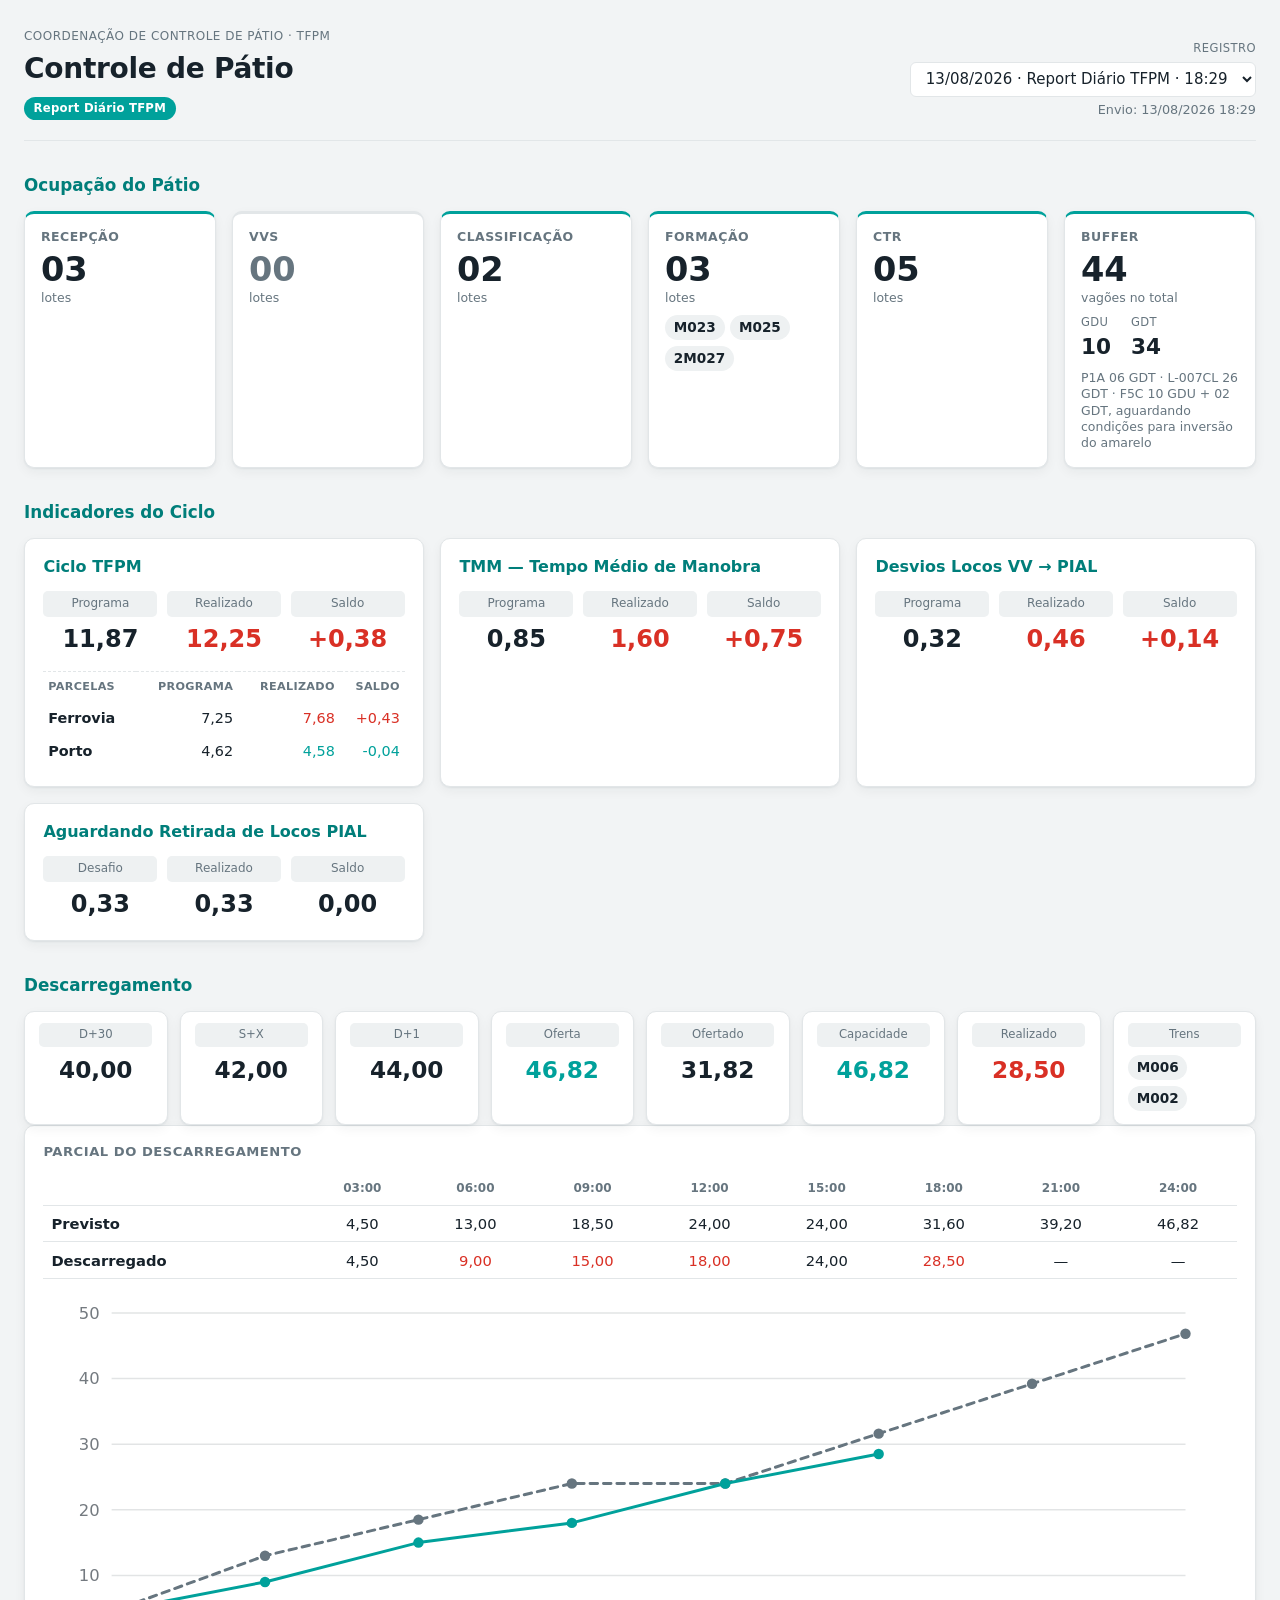
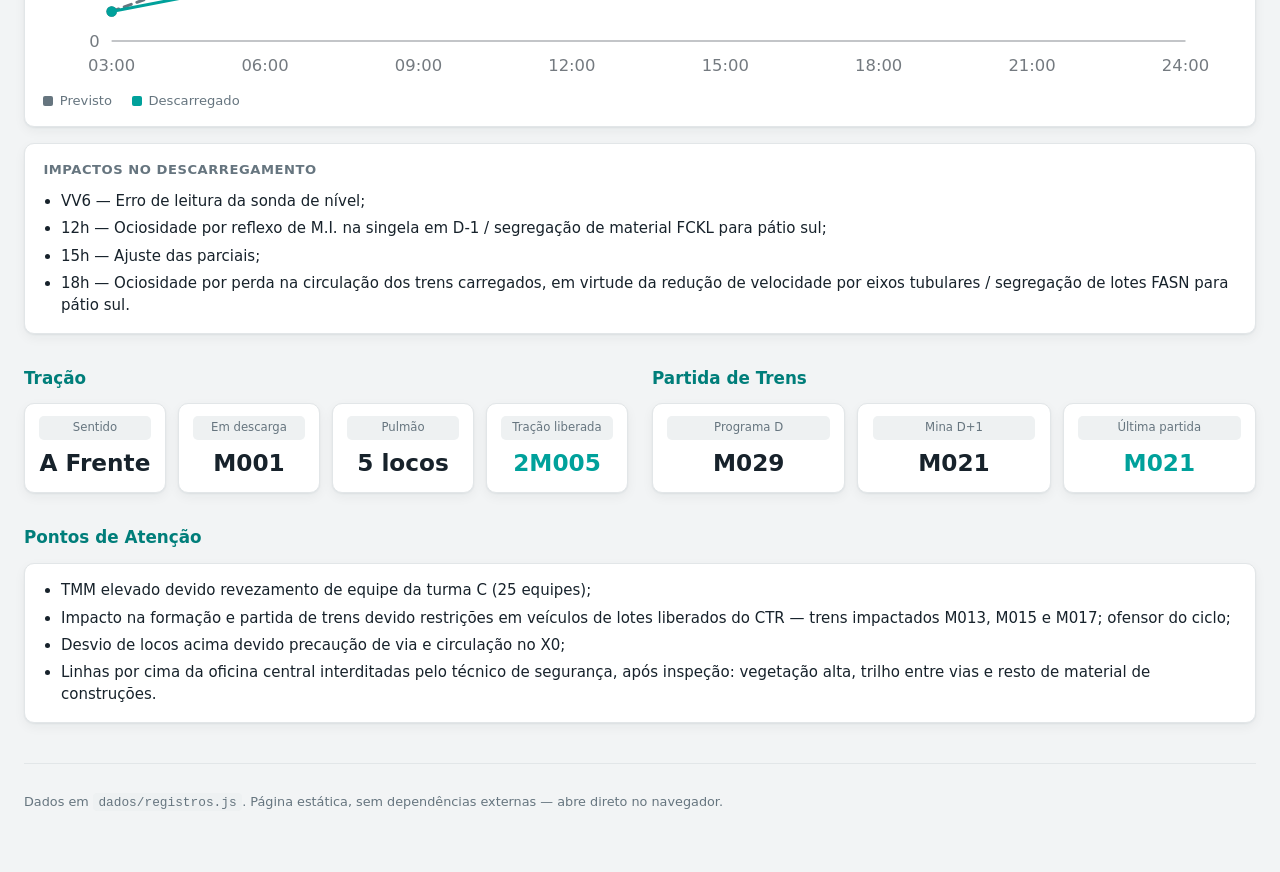
<file: index.html>
<!doctype html>
<html lang="pt-BR">
  <head>
    <meta charset="utf-8" />
    <meta name="viewport" content="width=device-width, initial-scale=1" />
    <title>Controle de Pátio — TFPM</title>
    <link rel="stylesheet" href="assets/estilo.css" />
  </head>
  <body>
    <header class="topo">
      <div class="topo-titulo">
        <p class="migalha">Coordenação de Controle de Pátio · TFPM</p>
        <h1>Controle de Pátio</h1>
        <p class="selo" id="tipo"></p>
      </div>
      <div class="topo-controles">
        <label for="seletor-data">Registro</label>
        <select id="seletor-data"></select>
        <p class="envio" id="envio"></p>
      </div>
    </header>

    <main id="conteudo">
      <section class="bloco" id="sec-patio" aria-labelledby="t-patio">
        <h2 id="t-patio">Ocupação do Pátio</h2>
        <div class="grade-patio" id="patio"></div>
      </section>

      <section class="bloco" id="sec-indicadores" aria-labelledby="t-indicadores">
        <h2 id="t-indicadores">Indicadores do Ciclo</h2>
        <div class="grade-indicadores" id="indicadores"></div>
      </section>

      <section class="bloco" id="sec-descarga" aria-labelledby="t-descarga">
        <h2 id="t-descarga">Descarregamento</h2>
        <div class="grade-numeros" id="descarga-resumo"></div>
        <div class="cartao" id="card-parcial">
          <h3>Parcial do descarregamento</h3>
          <div class="rolagem">
            <table id="descarga-parcial"></table>
          </div>
          <div id="descarga-grafico" class="grafico"></div>
        </div>
        <div class="cartao" id="descarga-impactos"></div>
      </section>

      <section class="bloco duas-colunas" id="sec-tracao" aria-labelledby="t-tracao">
        <div id="bloco-tracao">
          <h2 id="t-tracao">Tração</h2>
          <div class="grade-numeros" id="tracao"></div>
        </div>
        <div id="bloco-partidas">
          <h2>Partida de Trens</h2>
          <div class="grade-numeros" id="partidas"></div>
        </div>
      </section>

      <section class="bloco" id="sec-atencao" aria-labelledby="t-atencao">
        <h2 id="t-atencao">Pontos de Atenção</h2>
        <div class="cartao" id="atencao"></div>
      </section>
    </main>

    <footer class="rodape">
      <p>
        Dados em <code>dados/registros.js</code>. Página estática, sem
        dependências externas — abre direto no navegador.
      </p>
    </footer>

    <script src="dados/registros.js"></script>
    <script src="assets/app.js"></script>
  </body>
</html>
</file>
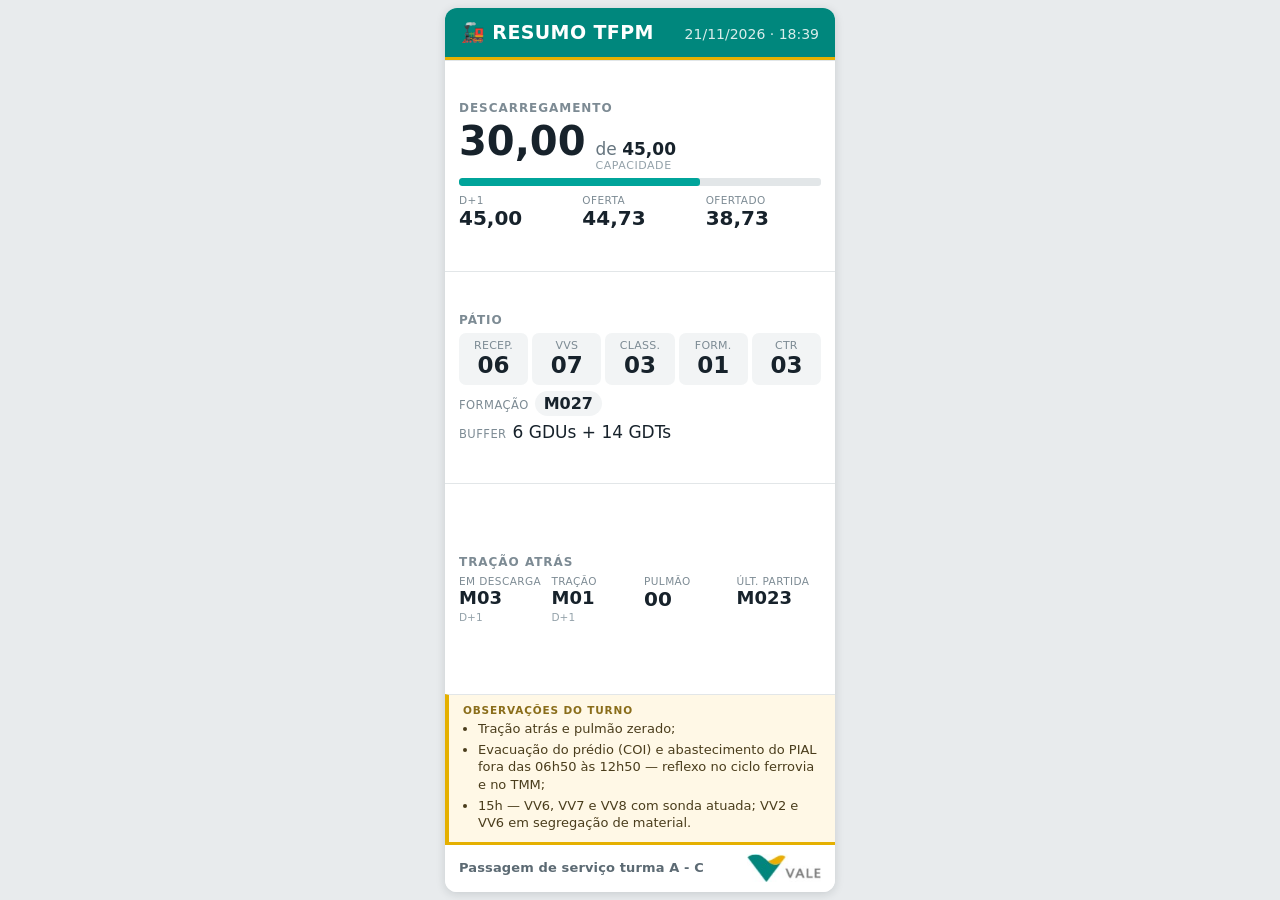
<file: cartao-turno.html>
<!doctype html>
<html lang="pt-BR">
  <head>
    <meta charset="utf-8" />
    <meta name="viewport" content="width=device-width, initial-scale=1" />
    <title>Resumo TFPM — cartão do turno</title>
    <style>
      /* Cartão do turno: cabe inteiro numa tela de celular, sem rolar.
         Abrir no celular, tirar o print e mandar no grupo.

         Cores tiradas do logo no report: teal #00877D, amarelo #E5B000 e
         o cinza #878787 do lettering. */

      :root {
        --vale-teal: #00877d;
        --vale-teal-claro: #00a49a;
        --vale-amarelo: #e5b000;
        --vale-cinza: #878787;
      }

      * { box-sizing: border-box; margin: 0; padding: 0; }

      /* precisa do !important: as linhas do pátio são flex, e o display do
         autor vence o "display: none" que o atributo hidden aplica */
      [hidden] { display: none !important; }

      body {
        display: flex;
        justify-content: center;
        background: #e8ebed;
        color: #17222b;
        font-family: "Segoe UI", system-ui, -apple-system, Roboto, Arial, sans-serif;
        padding: 8px;
        /* tema fixo: o print sai igual em qualquer celular, claro ou escuro */
        color-scheme: light;
      }

      /* O cartão ocupa a tela toda para o print não sair com sobra vazia.
         dvh acompanha a barra do navegador do celular, que aparece e some. */
      .cartao {
        display: flex;
        flex-direction: column;
        width: 100%;
        max-width: 390px;
        min-height: calc(100vh - 16px);
        min-height: calc(100dvh - 16px);
        background: #fff;
        border-radius: 12px;
        overflow: hidden;
        box-shadow: 0 2px 10px rgba(23, 34, 43, 0.15);
      }

      /* ---- cabeçalho ---- */

      .cabecalho {
        display: flex;
        align-items: baseline;
        justify-content: space-between;
        gap: 8px;
        padding: 13px 16px;
        background: var(--vale-teal);
        border-bottom: 3px solid var(--vale-amarelo);
        color: #fff;
      }

      /* acompanha a largura: em tela pequena encolhe em vez de quebrar linha */
      .cabecalho h1 {
        font-size: clamp(15px, 4.5vw, 19px);
        letter-spacing: 0.02em;
        white-space: nowrap;
      }

      .cabecalho .quando {
        font-size: clamp(11px, 3.3vw, 14px);
        opacity: 0.85;
        white-space: nowrap;
        font-variant-numeric: tabular-nums;
      }

      /* ---- faixas ---- */

      /* as três faixas dividem a altura que sobra, em partes iguais */
      .faixa {
        flex: 1;
        display: flex;
        flex-direction: column;
        justify-content: center;
        padding: 12px 14px;
        border-top: 1px solid #e2e6e8;
      }
      .faixa:first-of-type { border-top: none; }

      .faixa h2 {
        font-size: 12px;
        font-weight: 700;
        letter-spacing: 0.08em;
        text-transform: uppercase;
        color: #7d8b94;
        margin-bottom: 9px;
      }

      /* ---- destaque do realizado ---- */

      .destaque {
        display: flex;
        align-items: baseline;
        gap: 10px;
        margin-bottom: 8px;
      }

      .destaque .valor {
        font-size: 50px;
        font-weight: 700;
        line-height: 1;
        font-variant-numeric: tabular-nums;
        color: #17222b;
      }

      .destaque .de {
        display: flex;
        flex-direction: column;
        font-size: 17px;
        color: #66757f;
        font-variant-numeric: tabular-nums;
        white-space: nowrap;
      }

      .destaque .de b { color: #17222b; font-weight: 600; }

      .destaque .de small {
        font-size: 11px;
        letter-spacing: 0.05em;
        text-transform: uppercase;
        color: #94a2aa;
      }

      /* barra de aderência à capacidade */
      .barra {
        height: 8px;
        background: #e2e6e8;
        border-radius: 3px;
        overflow: hidden;
        margin-bottom: 8px;
      }
      .barra i { display: block; height: 100%; background: var(--vale-teal-claro); border-radius: 3px; }

      /* ---- grades de valores ---- */

      .grade {
        display: grid;
        grid-template-columns: repeat(4, 1fr);
        gap: 10px 8px;
      }

      .grade.tres { grid-template-columns: repeat(3, 1fr); }

      .item .r {
        display: block;
        font-size: 10.5px;
        letter-spacing: 0.04em;
        text-transform: uppercase;
        color: #7d8b94;
        white-space: nowrap;
      }

      .item .v {
        display: block;
        font-size: 23px;
        font-weight: 700;
        line-height: 1.25;
        font-variant-numeric: tabular-nums;
      }

      .item .v.texto { font-size: 20px; }

      /* qualificador do valor — o "D+1" do loco em descarga e da tração */
      .item small {
        display: block;
        margin-top: 1px;
        font-size: 10.5px;
        line-height: 1.2;
        color: #94a2aa;
      }

      /* ---- pátio ---- */

      .patio {
        display: grid;
        grid-template-columns: repeat(5, 1fr);
        gap: 4px;
        text-align: center;
      }

      .patio .cel {
        padding: 9px 2px;
        background: #f2f4f5;
        border-radius: 7px;
      }

      .patio .cel.zero { opacity: 0.55; }

      .patio .r {
        display: block;
        font-size: 11px;
        letter-spacing: 0.02em;
        text-transform: uppercase;
        color: #7d8b94;
      }

      .patio .v {
        display: block;
        font-size: 27px;
        font-weight: 700;
        line-height: 1.2;
        font-variant-numeric: tabular-nums;
      }

      .linha {
        display: flex;
        flex-wrap: wrap;
        align-items: baseline;
        gap: 6px;
        margin-top: 10px;
        font-size: 17px;
      }

      .linha small {
        font-size: 12.5px;
        color: #7d8b94;
      }

      .linha .r {
        font-size: 11.5px;
        letter-spacing: 0.04em;
        text-transform: uppercase;
        color: #7d8b94;
      }

      .pilulas { display: flex; flex-wrap: wrap; gap: 4px; }

      .pilulas b {
        padding: 3px 9px;
        background: #f2f4f5;
        border-radius: 999px;
        font-size: 16px;
        font-weight: 700;
        font-variant-numeric: tabular-nums;
      }

      .buffer b { font-weight: 700; font-variant-numeric: tabular-nums; }

      /* Com observação o cartão fica apertado: a faixa toma altura fixa e o
         resto tem que caber no que sobra. Estes ajustes recuperam o espaço
         sem mudar o cartão do turno tranquilo, que é o caso comum. */
      .tem-obs .faixa { padding-top: 8px; padding-bottom: 8px; }
      .tem-obs .faixa h2 { margin-bottom: 6px; }
      .tem-obs .destaque .valor { font-size: 40px; }
      .tem-obs .destaque { margin-bottom: 6px; }
      .tem-obs .patio .v { font-size: 23px; }
      .tem-obs .patio .cel { padding: 6px 2px; }
      .tem-obs .item .v { font-size: 20px; }
      .tem-obs .item .v.texto { font-size: 18px; }
      .tem-obs .grade { gap: 7px 8px; }
      .tem-obs .linha { margin-top: 6px; }
      /* a nota do buffer quebra em duas linhas quando vem por localização */
      .tem-obs .linha small { font-size: 11.5px; line-height: 1.25; }

      /* Segunda régua de compressão. O conteúdo do turno varia — mais
         observações, notas de buffer e formação quebrando em duas linhas — e
         a primeira régua nem sempre dá conta. Aplicada por medição, só quando
         precisa, para o turno comum não pagar por um caso raro. */
      .aperta-mais .faixa { padding-top: 6px; padding-bottom: 6px; }
      .aperta-mais .faixa h2 { margin-bottom: 4px; font-size: 11px; }
      .aperta-mais .destaque .valor { font-size: 34px; }
      .aperta-mais .destaque .de { font-size: 15px; }
      .aperta-mais .patio .v { font-size: 21px; }
      .aperta-mais .patio .cel { padding: 5px 2px; }
      .aperta-mais .item .v { font-size: 18px; }
      .aperta-mais .item .v.texto { font-size: 16px; }
      .aperta-mais .item small { font-size: 10px; }
      .aperta-mais .linha { margin-top: 5px; font-size: 15px; }
      .aperta-mais .linha small { font-size: 11px; }
      .aperta-mais .pilulas b { font-size: 14px; padding: 2px 7px; }
      .aperta-mais .obs { padding: 7px 14px 8px; }
      .aperta-mais .obs ul { font-size: 12px; }

      /* Só aparece quando o turno teve complicação. Fica fora do fluxo das
         faixas (sem flex: 1) para tomar a altura que precisa e comprimir o
         resto, que é o que tem folga. */
      .obs {
        flex: none;
        padding: 9px 14px 10px;
        border-top: 1px solid #e2e6e8;
        border-left: 4px solid var(--vale-amarelo);
        background: #fff8e6;
      }

      .obs h3 {
        font-size: 10.5px;
        font-weight: 700;
        letter-spacing: 0.08em;
        text-transform: uppercase;
        color: #8a6d1a;
        margin-bottom: 4px;
      }

      .obs ul {
        margin: 0;
        padding-left: 15px;
        font-size: 13px;
        line-height: 1.35;
        color: #4a3d1c;
      }

      .obs li + li { margin-top: 3px; }

      /* identifica a passagem, então pesa mais que uma assinatura de rodapé */
      .rodape {
        display: flex;
        align-items: center;
        justify-content: space-between;
        gap: 10px;
        padding: 9px 14px 10px;
        border-top: 3px solid var(--vale-amarelo);
        background: #fff;
        font-size: 13px;
        font-weight: 600;
        letter-spacing: 0.01em;
        color: #5c6a73;
      }

      /* o fundo branco do rodapé é o mesmo do PNG, então o logo assenta
         sem moldura aparente */
      .rodape img {
        width: 74px;
        height: auto;
        flex: none;
      }
    </style>
  </head>
  <body>
    <div class="cartao">
      <div class="cabecalho">
        <h1>🚂 RESUMO TFPM</h1>
        <span class="quando" id="quando"></span>
      </div>

      <div class="faixa">
        <h2>Descarregamento</h2>
        <div class="destaque">
          <span class="valor" id="realizado"></span>
          <span class="de"
            ><span>de <b id="capacidade"></b></span><small>capacidade</small></span
          >
        </div>
        <div class="barra"><i id="barra"></i></div>
        <div class="grade tres">
          <span class="item"><span class="r">D+1</span><span class="v" id="d1"></span></span>
          <span class="item"><span class="r">Oferta</span><span class="v" id="oferta"></span></span>
          <span class="item"><span class="r">Ofertado</span><span class="v" id="ofertado"></span></span>
        </div>
      </div>

      <div class="faixa">
        <h2>Pátio</h2>
        <div class="patio" id="patio"></div>
        <div class="linha" id="linha-vvs" hidden>
          <span class="r">VVs</span>
          <small id="vvs-nota"></small>
        </div>
        <div class="linha" id="linha-ctr" hidden>
          <span class="r">CTR</span>
          <small id="ctr-nota"></small>
        </div>
        <div class="linha" id="linha-recepcao" hidden>
          <span class="r">Recepção</span>
          <small id="recepcao-nota"></small>
        </div>
        <div class="linha" id="linha-formacao">
          <span class="r">Formação</span>
          <span class="pilulas" id="formacao"></span>
          <small id="formacao-nota"></small>
        </div>
        <div class="linha buffer">
          <span class="r">Buffer</span>
          <span id="buffer"></span>
          <small id="buffer-nota"></small>
        </div>
      </div>

      <div class="faixa">
        <h2 id="titulo-tracao">Tração</h2>
        <div class="grade">
          <span class="item"
            ><span class="r">Em descarga</span><span class="v texto" id="emDescarga"></span
            ><small id="emDescarga-nota"></small
          ></span>
          <span class="item"
            ><span class="r">Tração</span><span class="v texto" id="liberado"></span
            ><small id="liberado-nota"></small
          ></span>
          <span class="item"><span class="r">Pulmão</span><span class="v" id="pulmao"></span></span>
          <span class="item"
            ><span class="r">Últ. partida</span><span class="v texto" id="ultima"></span
          ></span>
        </div>
      </div>

      <div class="obs" id="obs" hidden>
        <h3>Observações do turno</h3>
        <ul id="obs-lista"></ul>
      </div>

      <div class="rodape">
        <span id="rodape"></span>
        <img src="[data-uri]" alt="Vale" />
      </div>
    </div>

    <script>
      /* =======================================================
         DADOS DO TURNO — é só editar daqui até o "fim dos dados"
         ======================================================= */

      var TURNO = {
        data: "21/11/2026",
        hora: "18:39",

        // descarregamento
        d1: 45.0,
        oferta: 44.73,
        ofertado: 38.73,
        capacidade: 45.0,
        realizado: 30.0,

        // pátio
        recepcao: 6,
        vvs: 7,
        classificacao: 3,
        ctr: 3,
        // lotes em formação e o(s) trem(ns) para onde vão
        formacaoLotes: 1,
        formacao: ["M027"],
        gdu: 6,
        gdt: 14,

        // tração
        sentido: "Atrás",
        emDescarga: "M03",
        emDescargaObs: "D+1",
        liberado: "M01",
        liberadoObs: "D+1",
        pulmao: 0,
        ultimaPartida: "M023",

        // complicações do turno; deixe [] quando não houver nada a registrar
        observacoes: [
          "Tração atrás e pulmão zerado;",
          "Evacuação do prédio (COI) e abastecimento do PIAL fora das 06h50 às 12h50 — reflexo no ciclo ferrovia e no TMM;",
          "15h — VV6, VV7 e VV8 com sonda atuada; VV2 e VV6 em segregação de material.",
        ],

        // rodapé: trocar as turmas a cada passagem
        passagem: "Passagem de serviço turma A - C",
      };

      /* ================== fim dos dados ================== */

      function n(v, casas) {
        return Number(v).toLocaleString("pt-BR", {
          minimumFractionDigits: casas === undefined ? 2 : casas,
          maximumFractionDigits: casas === undefined ? 2 : casas,
        });
      }

      function dois(v) {
        return String(v).padStart(2, "0");
      }

      function texto(id, valor) {
        document.getElementById(id).textContent = valor;
      }

      texto("quando", TURNO.data + " · " + TURNO.hora);

      texto("realizado", n(TURNO.realizado));
      texto("capacidade", n(TURNO.capacidade));
      texto("d1", n(TURNO.d1));
      texto("oferta", n(TURNO.oferta));
      texto("ofertado", n(TURNO.ofertado));

      var aderencia = Math.max(0, Math.min(1, TURNO.realizado / TURNO.capacidade));
      document.getElementById("barra").style.width = (aderencia * 100).toFixed(1) + "%";

      var patio = document.getElementById("patio");
      [
        ["Recep.", TURNO.recepcao],
        ["VVs", TURNO.vvs],
        ["Class.", TURNO.classificacao],
        ["Form.", TURNO.formacaoLotes != null ? TURNO.formacaoLotes : TURNO.formacao.length],
        ["CTR", TURNO.ctr],
      ].forEach(function (par) {
        var cel = document.createElement("span");
        cel.className = "cel" + (par[1] === 0 ? " zero" : "");
        cel.innerHTML =
          '<span class="r"></span><span class="v"></span>';
        cel.querySelector(".r").textContent = par[0];
        cel.querySelector(".v").textContent = dois(par[1]);
        patio.appendChild(cel);
      });

      var formacao = document.getElementById("formacao");
      TURNO.formacao.forEach(function (t) {
        var b = document.createElement("b");
        b.textContent = t;
        formacao.appendChild(b);
      });

      if (TURNO.vvsNota) {
        texto("vvs-nota", TURNO.vvsNota);
        document.getElementById("linha-vvs").hidden = false;
      }

      if (TURNO.ctrNota) {
        texto("ctr-nota", TURNO.ctrNota);
        document.getElementById("linha-ctr").hidden = false;
      }

      if (TURNO.recepcaoNota) {
        texto("recepcao-nota", TURNO.recepcaoNota);
        document.getElementById("linha-recepcao").hidden = false;
      }

      if (TURNO.formacaoNota) texto("formacao-nota", TURNO.formacaoNota);
      /* Formação zerada não tem prefixo nenhum; sem isso sobraria o rótulo
       * sozinho, como já aconteceu com a Recepção. */
      if (!TURNO.formacao.length && !TURNO.formacaoNota) {
        document.getElementById("linha-formacao").hidden = true;
      }

      texto("buffer", TURNO.gdu + " GDUs + " + TURNO.gdt + " GDTs");
      if (TURNO.bufferNota) texto("buffer-nota", TURNO.bufferNota);

      texto("titulo-tracao", "Tração " + TURNO.sentido);
      texto("emDescarga", TURNO.emDescarga);
      if (TURNO.emDescargaObs) texto("emDescarga-nota", TURNO.emDescargaObs);
      if (TURNO.liberadoObs) texto("liberado-nota", TURNO.liberadoObs);
      texto("liberado", TURNO.liberado);
      texto("pulmao", dois(TURNO.pulmao));
      texto("ultima", TURNO.ultimaPartida);

      var obs = TURNO.observacoes || [];
      if (obs.length) {
        var lista = document.getElementById("obs-lista");
        obs.forEach(function (o) {
          var li = document.createElement("li");
          li.textContent = o;
          lista.appendChild(li);
        });
        document.getElementById("obs").hidden = false;
        document.querySelector(".cartao").classList.add("tem-obs");
      }

      texto("rodape", TURNO.passagem);

      /* O print só serve se mostrar tudo. Se o conteúdo deste turno ainda
       * estourar a tela depois da primeira compressão, aperta mais um pouco
       * em vez de sair cortado. */
      var raiz = document.documentElement;
      if (raiz.scrollHeight > raiz.clientHeight) {
        document.querySelector(".cartao").classList.add("aperta-mais");
      }
    </script>
  </body>
</html>
</file>
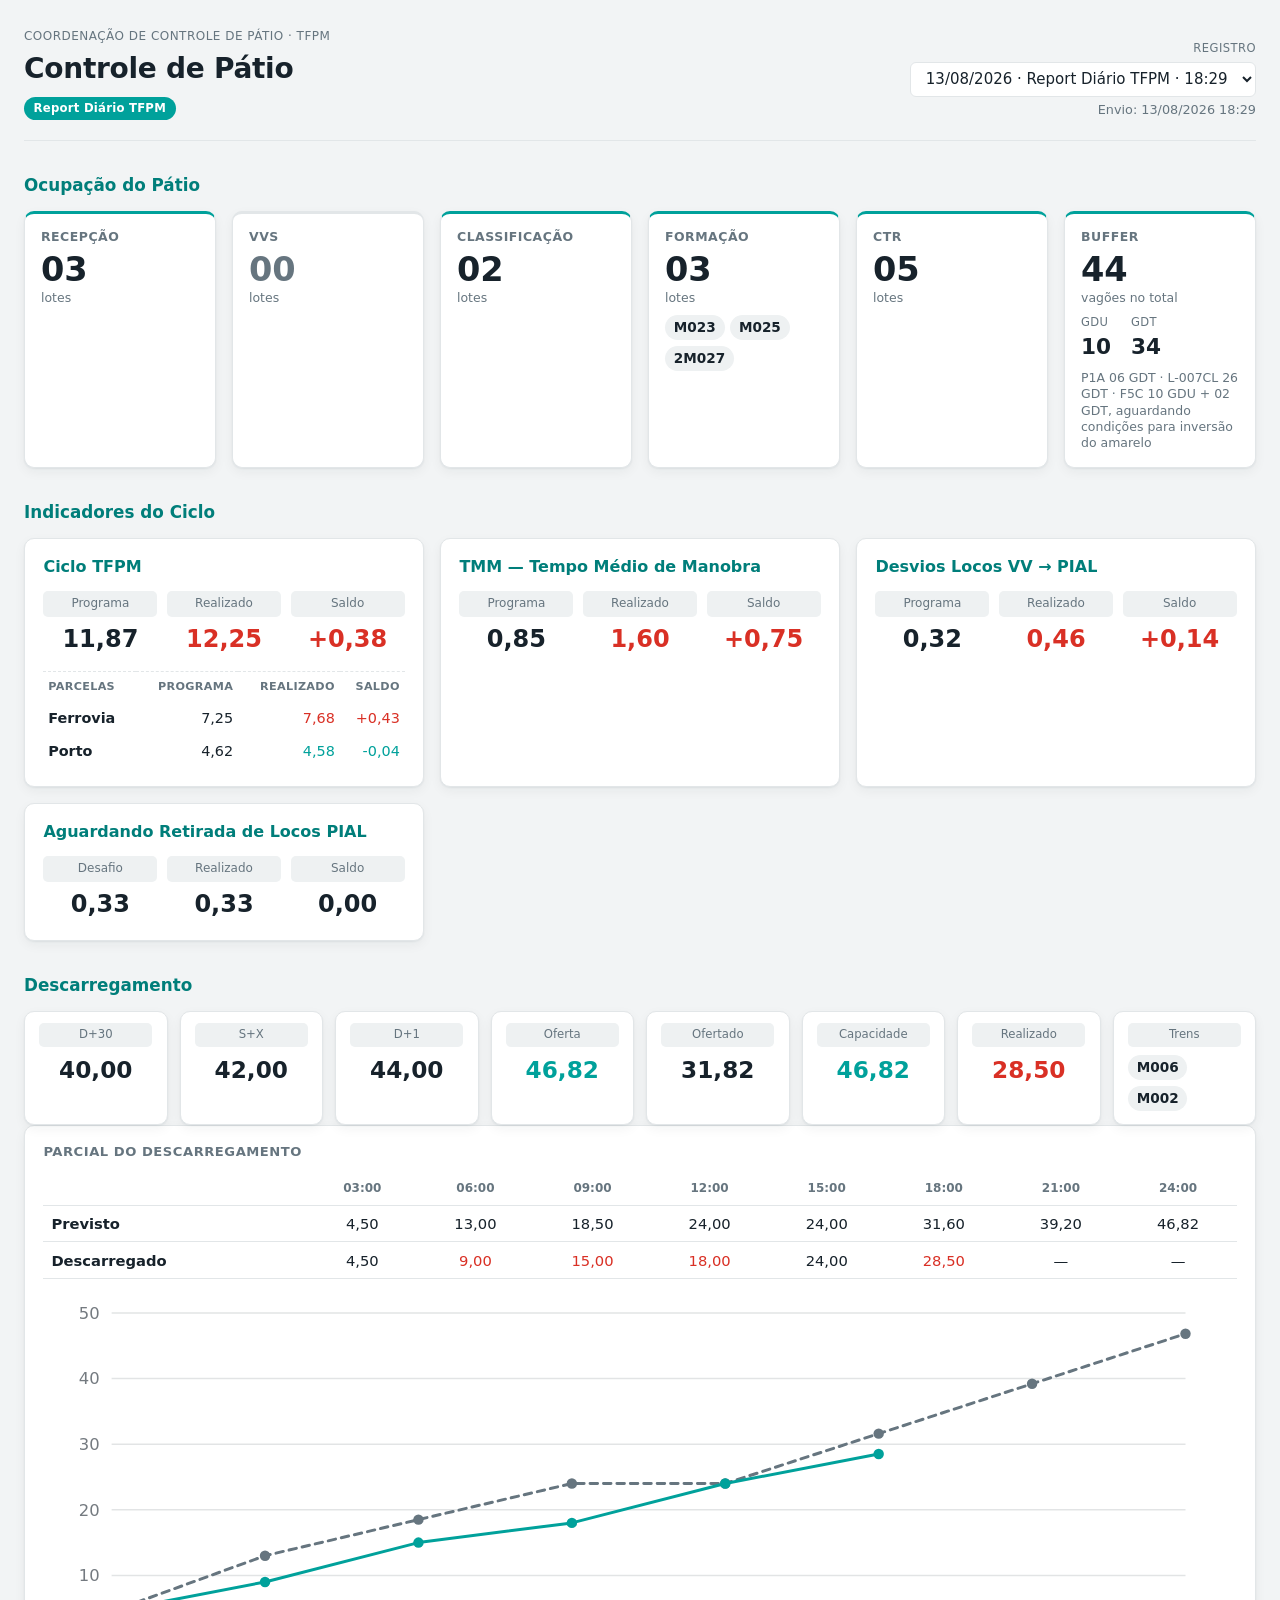
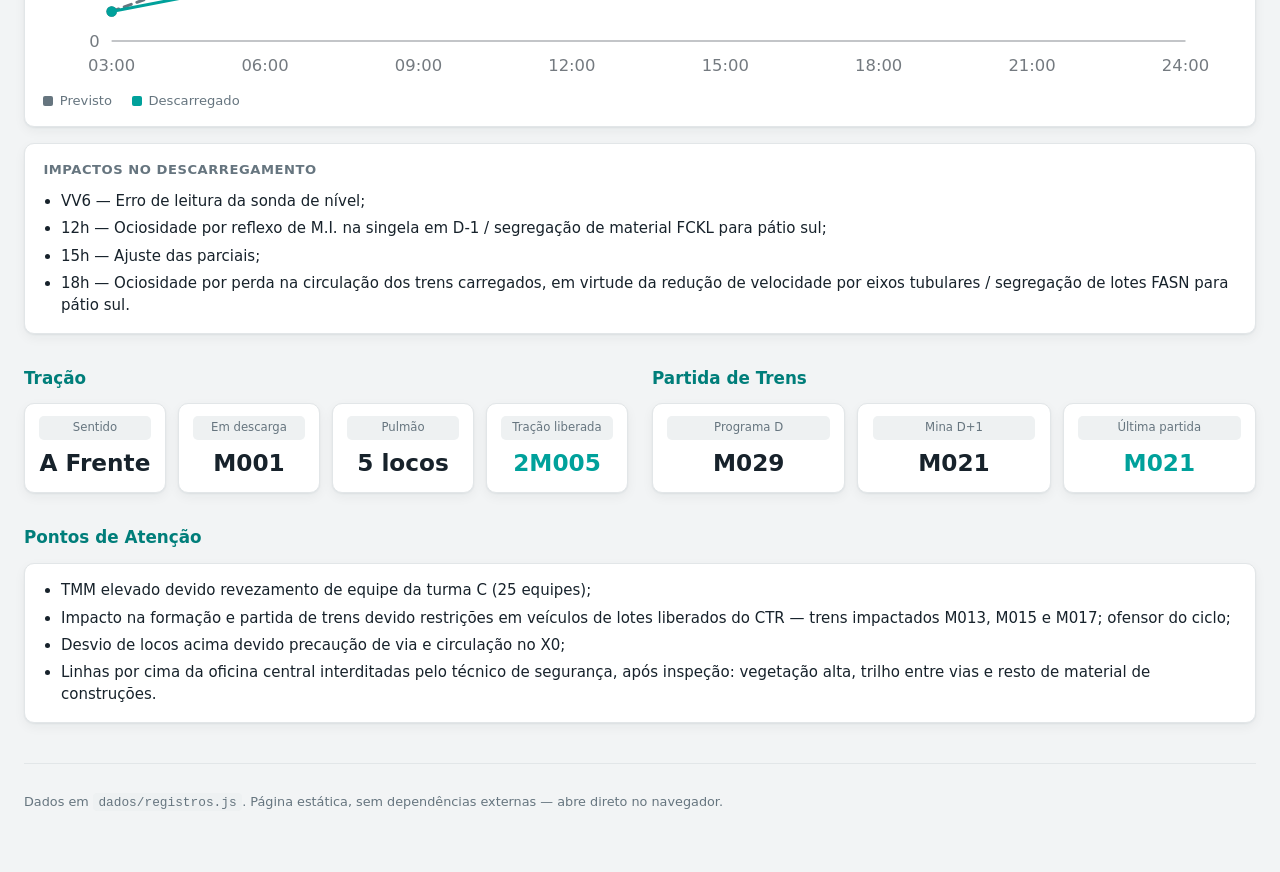
<file: painel-tfpm.html>
<!doctype html>
<html lang="pt-BR">
  <head>
    <meta charset="utf-8" />
    <meta name="viewport" content="width=device-width, initial-scale=1" />
    <title>Controle de Pátio — TFPM</title>
    <style>
:root {
  --verde: #00a19b;
  --verde-escuro: #007e7a;
  --vermelho: #d93025;
  --fundo: #f2f4f5;
  --superficie: #ffffff;
  --borda: #e2e6e8;
  --texto: #17222b;
  --texto-fraco: #66757f;
  --pilula: #eef1f2;
  --sombra: 0 1px 2px rgba(23, 34, 43, 0.06), 0 4px 12px rgba(23, 34, 43, 0.05);
}

@media (prefers-color-scheme: dark) {
  :root {
    --verde: #35c4bd;
    --verde-escuro: #4dd6ce;
    --vermelho: #ff7a70;
    --fundo: #12181c;
    --superficie: #1a2228;
    --borda: #2b353d;
    --texto: #e8edf0;
    --texto-fraco: #93a3ad;
    --pilula: #232d34;
    --sombra: 0 1px 2px rgba(0, 0, 0, 0.3), 0 4px 12px rgba(0, 0, 0, 0.25);
  }
}

* {
  box-sizing: border-box;
}

/* precisa vencer os display:grid/flex das seções ocultas */
[hidden] {
  display: none !important;
}

body {
  margin: 0;
  padding: 0 1.5rem 3rem;
  background: var(--fundo);
  color: var(--texto);
  font-family: "Segoe UI", system-ui, -apple-system, Roboto, Arial, sans-serif;
  font-size: 15px;
  line-height: 1.45;
}

/* ---------- topo ---------- */

.topo {
  display: flex;
  flex-wrap: wrap;
  gap: 1rem;
  align-items: flex-end;
  justify-content: space-between;
  max-width: 1400px;
  margin: 0 auto;
  padding: 1.75rem 0 1.25rem;
  border-bottom: 1px solid var(--borda);
}

.migalha {
  margin: 0;
  font-size: 0.75rem;
  letter-spacing: 0.04em;
  text-transform: uppercase;
  color: var(--texto-fraco);
}

.topo h1 {
  margin: 0.2rem 0 0;
  font-size: 1.75rem;
  letter-spacing: -0.01em;
}

.selo {
  display: inline-block;
  margin: 0.5rem 0 0;
  padding: 0.18rem 0.6rem;
  background: var(--verde);
  color: #fff;
  border-radius: 999px;
  font-size: 0.73rem;
  font-weight: 600;
  letter-spacing: 0.02em;
}

@media (prefers-color-scheme: dark) {
  .selo {
    color: #10231f;
  }
}

.topo-controles {
  display: flex;
  flex-direction: column;
  gap: 0.3rem;
  align-items: flex-end;
}

.topo-controles label {
  font-size: 0.72rem;
  text-transform: uppercase;
  letter-spacing: 0.04em;
  color: var(--texto-fraco);
}

#seletor-data {
  padding: 0.4rem 0.7rem;
  font: inherit;
  color: var(--texto);
  background: var(--superficie);
  border: 1px solid var(--borda);
  border-radius: 6px;
}

.envio {
  margin: 0;
  font-size: 0.8rem;
  color: var(--texto-fraco);
}

/* ---------- blocos ---------- */

main {
  max-width: 1400px;
  margin: 0 auto;
}

.bloco {
  margin-top: 2rem;
}

.bloco > h2 {
  margin: 0 0 0.85rem;
  font-size: 1.05rem;
  color: var(--verde-escuro);
}

.duas-colunas {
  display: grid;
  grid-template-columns: repeat(auto-fit, minmax(280px, 1fr));
  gap: 1.5rem;
}

.duas-colunas h2 {
  margin: 0 0 0.85rem;
  font-size: 1.05rem;
  color: var(--verde-escuro);
}

.cartao {
  background: var(--superficie);
  border: 1px solid var(--borda);
  border-radius: 10px;
  box-shadow: var(--sombra);
  padding: 1rem 1.15rem;
}

.cartao + .cartao {
  margin-top: 1rem;
}

.cartao h3 {
  margin: 0 0 0.75rem;
  font-size: 0.82rem;
  text-transform: uppercase;
  letter-spacing: 0.04em;
  color: var(--texto-fraco);
  font-weight: 600;
}

/* ---------- ocupação do pátio ---------- */

.grade-patio {
  display: grid;
  grid-template-columns: repeat(auto-fit, minmax(190px, 1fr));
  gap: 1rem;
}

.setor {
  background: var(--superficie);
  border: 1px solid var(--borda);
  border-top: 3px solid var(--verde);
  border-radius: 10px;
  box-shadow: var(--sombra);
  padding: 0.9rem 1rem 1rem;
}

.setor.vazio {
  border-top-color: var(--borda);
}

.setor-nome {
  margin: 0;
  font-size: 0.78rem;
  text-transform: uppercase;
  letter-spacing: 0.04em;
  color: var(--texto-fraco);
  font-weight: 600;
}

.setor-valor {
  margin: 0.35rem 0 0;
  font-size: 2.1rem;
  font-weight: 600;
  line-height: 1.1;
  font-variant-numeric: tabular-nums;
}

.setor.vazio .setor-valor {
  color: var(--texto-fraco);
}

.setor-unidade {
  margin: 0;
  font-size: 0.78rem;
  color: var(--texto-fraco);
}

.etiquetas {
  display: flex;
  flex-wrap: wrap;
  gap: 0.35rem;
  margin: 0.5rem 0 0;
  padding: 0;
  list-style: none;
}

.etiquetas li {
  padding: 0.18rem 0.55rem;
  background: var(--pilula);
  border-radius: 999px;
  font-size: 0.85rem;
  font-weight: 600;
  font-variant-numeric: tabular-nums;
}

.detalhe {
  display: flex;
  gap: 1.25rem;
  margin: 0.45rem 0 0;
}

.detalhe div {
  display: flex;
  flex-direction: column;
}

.detalhe dt {
  font-size: 0.72rem;
  text-transform: uppercase;
  letter-spacing: 0.03em;
  color: var(--texto-fraco);
}

.nota-setor {
  margin: 0.5rem 0 0;
  font-size: 0.78rem;
  line-height: 1.3;
  color: var(--texto-fraco);
}

.detalhe dd {
  margin: 0;
  font-size: 1.35rem;
  font-weight: 600;
  font-variant-numeric: tabular-nums;
}

/* ---------- indicadores ---------- */

.grade-indicadores {
  display: grid;
  grid-template-columns: repeat(auto-fit, minmax(300px, 1fr));
  gap: 1rem;
}

.indicador {
  background: var(--superficie);
  border: 1px solid var(--borda);
  border-radius: 10px;
  box-shadow: var(--sombra);
  padding: 1rem 1.15rem 1.1rem;
}

.indicador > h3 {
  margin: 0 0 0.8rem;
  font-size: 1rem;
  color: var(--verde-escuro);
}

.trio {
  display: grid;
  grid-template-columns: repeat(3, 1fr);
  gap: 0.6rem;
  text-align: center;
}

.trio .rotulo {
  display: block;
  padding: 0.25rem 0;
  background: var(--pilula);
  border-radius: 5px;
  font-size: 0.75rem;
  color: var(--texto-fraco);
}

.trio .valor {
  display: block;
  margin-top: 0.35rem;
  font-size: 1.5rem;
  font-weight: 600;
  font-variant-numeric: tabular-nums;
}

.bom {
  color: var(--verde);
}

.ruim {
  color: var(--vermelho);
}

.parcelas {
  width: 100%;
  margin-top: 0.9rem;
  border-top: 1px dashed var(--borda);
  border-collapse: collapse;
  font-variant-numeric: tabular-nums;
}

.parcelas th,
.parcelas td {
  padding: 0.4rem 0.3rem;
  text-align: right;
  font-size: 0.9rem;
}

.parcelas th {
  font-size: 0.7rem;
  text-transform: uppercase;
  letter-spacing: 0.03em;
  color: var(--texto-fraco);
  font-weight: 600;
}

.parcelas th:first-child,
.parcelas td:first-child {
  text-align: left;
  font-weight: 600;
}

/* ---------- números genéricos ---------- */

.grade-numeros {
  display: grid;
  grid-template-columns: repeat(auto-fit, minmax(140px, 1fr));
  gap: 0.75rem;
}

.numero {
  background: var(--superficie);
  border: 1px solid var(--borda);
  border-radius: 10px;
  box-shadow: var(--sombra);
  padding: 0.7rem 0.9rem 0.8rem;
  text-align: center;
}

.numero .rotulo {
  display: block;
  padding: 0.22rem 0;
  background: var(--pilula);
  border-radius: 5px;
  font-size: 0.73rem;
  color: var(--texto-fraco);
}

.numero .valor {
  display: block;
  margin-top: 0.4rem;
  font-size: 1.45rem;
  font-weight: 600;
  font-variant-numeric: tabular-nums;
}

.numero .nota {
  display: block;
  margin-top: 0.1rem;
  font-size: 0.75rem;
  color: var(--texto-fraco);
}

/* ---------- tabela parcial ---------- */

.rolagem {
  overflow-x: auto;
}

#descarga-parcial {
  width: 100%;
  min-width: 560px;
  border-collapse: collapse;
  font-variant-numeric: tabular-nums;
}

#descarga-parcial th,
#descarga-parcial td {
  padding: 0.45rem 0.5rem;
  text-align: center;
  border-bottom: 1px solid var(--borda);
  font-size: 0.92rem;
}

#descarga-parcial thead th {
  font-size: 0.75rem;
  color: var(--texto-fraco);
  font-weight: 600;
}

#descarga-parcial tbody th {
  text-align: left;
  font-weight: 600;
  white-space: nowrap;
}

/* ---------- gráfico ---------- */

.grafico {
  margin-top: 1rem;
  overflow-x: auto; /* acompanha a tabela em telas estreitas */
}

.grafico svg {
  display: block;
  width: 100%;
  min-width: 560px;
  height: auto;
}

.legenda {
  display: flex;
  gap: 1.25rem;
  margin-top: 0.5rem;
  font-size: 0.82rem;
  color: var(--texto-fraco);
}

.legenda span::before {
  content: "";
  display: inline-block;
  width: 10px;
  height: 10px;
  margin-right: 0.4rem;
  border-radius: 2px;
  vertical-align: middle;
}

.legenda .lg-previsto::before {
  background: var(--texto-fraco);
}

.legenda .lg-real::before {
  background: var(--verde);
}

/* ---------- listas de texto ---------- */

.lista-texto {
  margin: 0;
  padding-left: 1.1rem;
}

.lista-texto li + li {
  margin-top: 0.35rem;
}

/* ---------- rodapé ---------- */

.rodape {
  max-width: 1400px;
  margin: 2.5rem auto 0;
  padding-top: 1rem;
  border-top: 1px solid var(--borda);
  font-size: 0.8rem;
  color: var(--texto-fraco);
}

.rodape code {
  background: var(--pilula);
  padding: 0.1rem 0.35rem;
  border-radius: 4px;
}
</style>
  </head>
  <body>
    <header class="topo">
      <div class="topo-titulo">
        <p class="migalha">Coordenação de Controle de Pátio · TFPM</p>
        <h1>Controle de Pátio</h1>
        <p class="selo" id="tipo"></p>
      </div>
      <div class="topo-controles">
        <label for="seletor-data">Registro</label>
        <select id="seletor-data"></select>
        <p class="envio" id="envio"></p>
      </div>
    </header>

    <main id="conteudo">
      <section class="bloco" id="sec-patio" aria-labelledby="t-patio">
        <h2 id="t-patio">Ocupação do Pátio</h2>
        <div class="grade-patio" id="patio"></div>
      </section>

      <section class="bloco" id="sec-indicadores" aria-labelledby="t-indicadores">
        <h2 id="t-indicadores">Indicadores do Ciclo</h2>
        <div class="grade-indicadores" id="indicadores"></div>
      </section>

      <section class="bloco" id="sec-descarga" aria-labelledby="t-descarga">
        <h2 id="t-descarga">Descarregamento</h2>
        <div class="grade-numeros" id="descarga-resumo"></div>
        <div class="cartao" id="card-parcial">
          <h3>Parcial do descarregamento</h3>
          <div class="rolagem">
            <table id="descarga-parcial"></table>
          </div>
          <div id="descarga-grafico" class="grafico"></div>
        </div>
        <div class="cartao" id="descarga-impactos"></div>
      </section>

      <section class="bloco duas-colunas" id="sec-tracao" aria-labelledby="t-tracao">
        <div id="bloco-tracao">
          <h2 id="t-tracao">Tração</h2>
          <div class="grade-numeros" id="tracao"></div>
        </div>
        <div id="bloco-partidas">
          <h2>Partida de Trens</h2>
          <div class="grade-numeros" id="partidas"></div>
        </div>
      </section>

      <section class="bloco" id="sec-atencao" aria-labelledby="t-atencao">
        <h2 id="t-atencao">Pontos de Atenção</h2>
        <div class="cartao" id="atencao"></div>
      </section>
    </main>

    <footer class="rodape">
      <p>
        Dados em <code>dados/registros.js</code>. Página estática, sem
        dependências externas — abre direto no navegador.
      </p>
    </footer>

    <script>
/*
 * Registros diários de controle de pátio — TFPM.
 *
 * Para lançar um novo registro, copie um dos objetos abaixo, ajuste os
 * valores e acrescente ao início do array. A lista é ordenada por data,
 * do mais recente para o mais antigo; quando dois registros são do mesmo
 * dia (um resumo e um report, por exemplo), vale a ordem deste arquivo.
 *
 * Dois modelos convivem no mesmo arquivo:
 *  - "Resumo TFPM"        — o resumo curto do turno;
 *  - "Report Diário TFPM" — o report completo, com ciclo, TMM e parcial.
 *
 * Tudo além de `data`, `tipo` e `patio` é opcional: o que o registro não
 * tiver simplesmente não aparece no painel, em vez de ficar zerado.
 *
 * Convenções:
 *  - Valores numéricos usam ponto decimal aqui; a formatação pt-BR
 *    (vírgula) é aplicada na exibição.
 *  - `null` significa "ainda não apurado" e é exibido como travessão.
 *  - Em `indicadores`, `melhor` diz qual direção é boa: "menor" ou "maior".
 */

window.REGISTROS = [
  {
    data: "2026-08-13",
    tipo: "Report Diário TFPM",
    envio: "18:29",

    patio: {
      recepcao: { lotes: 3 },
      vvs: { lotes: 0 },
      classificacao: { lotes: 2 },
      formacao: { lotes: 3, trens: ["M023", "M025", "2M027"] },
      ctr: { lotes: 5 },
      buffer: {
        gdu: 10,
        gdt: 34,
        nota: "P1A 06 GDT · L-007CL 26 GDT · F5C 10 GDU + 02 GDT, aguardando condições para inversão do amarelo",
      },
    },

    indicadores: [
      {
        nome: "Ciclo TFPM",
        programa: 11.87,
        realizado: 12.25,
        melhor: "menor",
        parcelas: [
          { nome: "Ferrovia", programa: 7.25, realizado: 7.68 },
          { nome: "Porto", programa: 4.62, realizado: 4.58 },
        ],
      },
      { nome: "TMM — Tempo Médio de Manobra", programa: 0.85, realizado: 1.6, melhor: "menor" },
      { nome: "Desvios Locos VV → PIAL", programa: 0.32, realizado: 0.46, melhor: "menor" },
      {
        nome: "Aguardando Retirada de Locos PIAL",
        rotuloPrograma: "Desafio",
        programa: 0.33,
        realizado: 0.33,
        melhor: "menor",
      },
    ],

    descarregamento: {
      d30: 40.0,
      sx: 42.0,
      d1: 44.0,
      oferta: 46.82,
      ofertado: 31.82,
      capacidade: 46.82,
      realizado: 28.5,
      trens: ["M006", "M002"],
      parcial: {
        horas: ["03:00", "06:00", "09:00", "12:00", "15:00", "18:00", "21:00", "24:00"],
        previsto: [4.5, 13.0, 18.5, 24.0, 24.0, 31.6, 39.2, 46.82],
        descarregado: [4.5, 9.0, 15.0, 18.0, 24.0, 28.5, null, null],
      },
      impactos: [
        "VV6 — Erro de leitura da sonda de nível;",
        "12h — Ociosidade por reflexo de M.I. na singela em D-1 / segregação de material FCKL para pátio sul;",
        "15h — Ajuste das parciais;",
        "18h — Ociosidade por perda na circulação dos trens carregados, em virtude da redução de velocidade por eixos tubulares / segregação de lotes FASN para pátio sul.",
      ],
    },

    tracao: { sentido: "A Frente", emDescarga: "M001", pulmao: 5, liberado: "2M005" },
    partidas: { programaD: "M029", minaD1: "M021", ultimaPartida: "M021" },

    atencao: [
      "TMM elevado devido revezamento de equipe da turma C (25 equipes);",
      "Impacto na formação e partida de trens devido restrições em veículos de lotes liberados do CTR — trens impactados M013, M015 e M017; ofensor do ciclo;",
      "Desvio de locos acima devido precaução de via e circulação no X0;",
      "Linhas por cima da oficina central interditadas pelo técnico de segurança, após inspeção: vegetação alta, trilho entre vias e resto de material de construções.",
    ],
  },

  {
    data: "2026-08-12",
    tipo: "Report Diário TFPM",
    envio: "18:24",

    patio: {
      recepcao: { lotes: 8 },
      vvs: { lotes: 2 },
      classificacao: { lotes: 3 },
      formacao: { lotes: 3, trens: ["M023", "M025", "2M027"] },
      ctr: { lotes: 2 },
      buffer: { gdu: 10, gdt: 10, nota: "P1A 10 GDT · F5C 10 GDU" },
    },

    indicadores: [
      {
        nome: "Ciclo TFPM",
        programa: 11.87,
        realizado: 11.37,
        melhor: "menor",
        parcelas: [
          { nome: "Ferrovia", programa: 7.25, realizado: 7.49 },
          { nome: "Porto", programa: 4.62, realizado: 3.88 },
        ],
      },
      { nome: "TMM — Tempo Médio de Manobra", programa: 0.85, realizado: 1.07, melhor: "menor" },
      { nome: "Desvios Locos VV → PIAL", programa: 0.32, realizado: 0.32, melhor: "menor" },
      {
        nome: "Aguardando Retirada de Locos PIAL",
        rotuloPrograma: "Desafio",
        programa: 0.33,
        realizado: 0.27,
        melhor: "menor",
      },
    ],

    descarregamento: {
      d30: 46.0,
      sx: 45.0,
      d1: 48.0,
      oferta: 50.32,
      ofertado: 32.32,
      capacidade: 45.0,
      realizado: 28.5,
      trens: ["M822", "M116"],
      parcial: {
        horas: ["03:00", "06:00", "09:00", "12:00", "15:00", "18:00", "21:00", "24:00"],
        previsto: [5.8, 13.0, 19.0, 25.0, 31.25, 28.0, 36.0, 45.0],
        descarregado: [5.8, 12.23, 16.5, 19.2, 23.0, 28.5, null, null],
      },
      impactos: [
        "VV6 — Vagão aplicado;",
        "9h — V1/V2/V3/V4 segregação de material por formação de carga para atender P4 / V05 vagões aplicados / V08 operação blend;",
        "12h — V1/V3/V4 segregação de material por formação de carga para atender P4 / V02 manobra longa por segregação / TR1108 troca de rolo / V05 vagões aplicados / V08 operação blend com V05;",
        "15h — V1/V2/V3/V4 segregação de material por formação de carga para atender P4 / VV2 trilho avariado.",
      ],
    },

    tracao: { sentido: "A Frente", emDescarga: "2M001", pulmao: 1, liberado: "3M003" },
    partidas: { programaD: "M029", minaD1: "M015", ultimaPartida: "M019" },

    atencao: [
      "TMM elevado devido manobra com ociosidade / segregação de material / tração;",
      "Porto recalculando a capacidade;",
      "V02 ficará indisponível para posicionamento por 4h devido aumento na trinca. Às 15:09 o ALFA 272 trabalhou e liberou a via para circulação normal;",
      "Redução no descarregamento de 50,32 lotes para 45,00 lotes devido segregação de material;",
      "Alarme de emergência atuado no PIAL.",
    ],
  },

  {
    data: "2026-08-09",
    tipo: "Report Diário TFPM",
    envio: "18:48",

    patio: {
      recepcao: { lotes: 3 },
      vvs: { lotes: 0 },
      classificacao: { lotes: 3 },
      formacao: { lotes: 2, trens: ["M025"] },
      ctr: { lotes: 4 },
      buffer: { gdu: 20, gdt: 32, nota: "P1A 02 GDT · Linha 007 04 GDT · F4C 20 GDU · F5C 26 GDT" },
    },

    indicadores: [
      {
        nome: "Ciclo TFPM",
        programa: 11.87,
        realizado: 12.12,
        melhor: "menor",
        parcelas: [
          { nome: "Ferrovia", programa: 7.25, realizado: 7.29 },
          { nome: "Porto", programa: 4.62, realizado: 4.83 },
        ],
      },
      { nome: "TMM — Tempo Médio de Manobra", programa: 0.85, realizado: 1.23, melhor: "menor" },
      { nome: "Desvios Locos VV → PIAL", programa: 0.32, realizado: 0.53, melhor: "menor" },
      {
        nome: "Aguardando Retirada de Locos PIAL",
        rotuloPrograma: "Desafio",
        programa: 0.33,
        realizado: 0.3,
        melhor: "menor",
      },
    ],

    descarregamento: {
      d30: 48.0,
      sx: 48.0,
      d1: 45.0,
      oferta: 49.39,
      ofertado: 40.39,
      capacidade: 49.39,
      realizado: 35.0,
      trens: ["M112", "M108"],
      parcial: {
        horas: ["03:00", "06:00", "09:00", "12:00", "15:00", "18:00", "21:00", "24:00"],
        previsto: [5.5, 11.5, 17.0, 22.5, 28.0, 36.0, 43.0, 49.39],
        descarregado: [5.5, 11.0, 17.0, 24.5, 29.5, 35.0, null, null],
      },
      impactos: [
        "06h — Segregação de lotes para formação de pilhas de SFHJ;",
        "18h — Ociosidade por intrajornada / VV3 falha no encoder do posicionador, operação Blend com VV4 / TR1304 atuação de sonda.",
      ],
    },

    tracao: { sentido: "A Frente", emDescarga: "2M001", pulmao: 6, liberado: "M007" },
    partidas: { programaD: "M033", minaD1: "M015", ultimaPartida: "M023" },

    atencao: [
      "Ciclo e TMM elevados devido baixa disponibilidade de locomotiva;",
      "Tração;",
      "Aumento da previsão de descarregamento de 45,00 lotes para 49,39 lotes devido boa performance;",
      "Desvios de locos acima devido precaução de via e circulações no X04.",
    ],
  },

  {
    data: "2026-08-08",
    tipo: "Report Diário TFPM",
    envio: "18:32",

    patio: {
      recepcao: { lotes: 7 },
      vvs: { lotes: 4 },
      classificacao: { lotes: 3 },
      formacao: { lotes: 2, trens: ["M031", "M033"] },
      ctr: { lotes: 4 },
      buffer: { gdu: 8, gdt: 6, nota: "+ 20 GDUs + 10 GDTs vindo do freio" },
    },

    indicadores: [
      {
        nome: "Ciclo TFPM",
        programa: 11.87,
        realizado: 14.55,
        melhor: "menor",
        parcelas: [
          { nome: "Ferrovia", programa: 7.25, realizado: 9.22 },
          { nome: "Porto", programa: 4.62, realizado: 5.33 },
        ],
      },
      { nome: "TMM — Tempo Médio de Manobra", programa: 0.85, realizado: 1.35, melhor: "menor" },
      { nome: "Desvios Locos VV → PIAL", programa: 0.32, realizado: 0.42, melhor: "menor" },
      {
        nome: "Aguardando Retirada de Locos PIAL",
        rotuloPrograma: "Desafio",
        programa: 0.33,
        realizado: 0.28,
        melhor: "menor",
      },
    ],

    descarregamento: {
      d30: 47.0,
      sx: 48.0,
      d1: 50.0,
      oferta: 52.13,
      ofertado: 40.13,
      capacidade: 52.13,
      realizado: 36.0,
      trens: ["M108", "M004"],
      parcial: {
        horas: ["03:00", "06:00", "09:00", "12:00", "15:00", "18:00", "21:00", "24:00"],
        previsto: [6.5, 12.0, 18.0, 24.0, 31.0, 38.0, 45.0, 52.13],
        descarregado: [4.0, 10.5, 16.0, 22.6, 30.5, 36.0, null, null],
      },
      impactos: [
        "3h — VV1/VV3 sonda atuada TR1304 / VV2 atraso MO;",
        "6h — Manobra acima do orçado, reflexo de liberação de lotes CTR / VV2 atraso MO, troca de chapa de tração;",
        "12h — Manobra acima do orçado por tração atrás (VV1/VV2/VV3/VV6) / VV5 desalinhamento atuado TR1118 e nível alto do chute ER6 / VV6 vagões aplicados / VV7 precaução de via / VV8 tempo de M.I. no X3 W51;",
        "15h — VV4 atraso de manutenção preventiva / VV5 nível alto chute do trailer ER6;",
        "18h — VV3 nível alto de chute / VV4 atraso de M.P. / VV5 e VV8 corte da borda TR1114.",
      ],
    },

    tracao: { sentido: "Atrás", emDescarga: "M005", pulmao: 0, liberado: "2M005" },
    partidas: { programaD: "M037", minaD1: "M023", ultimaPartida: "M029" },

    atencao: [
      "Ciclo ferrovia elevado devido excesso de lotes em RET-FILA (pendente laudo de eixo);",
      "Desvios locos acima do orçado devido tempo de M.I. no PIAL e precaução de via no X04;",
      "Tração atrás;",
      "Aumento na previsão de partida devido a boa performance do terminal.",
    ],
  },

  {
    data: "2026-08-05",
    tipo: "Report Diário TFPM",
    envio: "18:22",

    patio: {
      recepcao: { lotes: 8 },
      vvs: { lotes: 10, nota: "04 vazio ag. linha · 06 entre descarga e ag. posicionar" },
      classificacao: { lotes: 5 },
      formacao: { lotes: 2, trens: ["M017"] },
      ctr: { lotes: 6 },
      buffer: { gdu: 14, gdt: 20 },
    },

    indicadores: [
      {
        nome: "Ciclo TFPM",
        programa: 11.87,
        realizado: 11.44,
        melhor: "menor",
        parcelas: [
          { nome: "Ferrovia", programa: 7.25, realizado: 6.31 },
          { nome: "Porto", programa: 4.62, realizado: 5.13 },
        ],
      },
      { nome: "TMM — Tempo Médio de Manobra", programa: 0.85, realizado: 0.96, melhor: "menor" },
      { nome: "Desvios Locos VV → PIAL", programa: 0.32, realizado: 0.29, melhor: "menor" },
      {
        nome: "Aguardando Retirada de Locos PIAL",
        rotuloPrograma: "Desafio",
        programa: 0.33,
        realizado: 1.17,
        melhor: "menor",
      },
    ],

    descarregamento: {
      d30: 45.0,
      sx: 45.0,
      d1: 45.0,
      oferta: 48.14,
      ofertado: 42.14,
      capacidade: 42.0,
      realizado: 28.5,
      trens: ["M110", "M106"],
      parcial: {
        horas: ["03:00", "06:00", "09:00", "12:00", "15:00", "18:00", "21:00", "24:00"],
        previsto: [6.0, 11.0, 16.5, 22.0, 27.5, 28.5, 35.0, 42.0],
        descarregado: [6.0, 11.0, 16.5, 19.0, 23.5, 28.5, null, null],
      },
      impactos: [
        "12h — Manobra ferroviária acima do orçado por excesso de lotes em RET FILA para o CTR; VV2 fuga de material; VV7 e VV8 falha de translação da EP5;",
        "15h — Manobra ferroviária acima do orçado por excesso de lotes em RET FILA para o CTR; VV5 atraso de M.I.",
      ],
    },

    tracao: { sentido: "A Frente", emDescarga: "M005", pulmao: 4, liberado: "M009" },
    partidas: { programaD: "M023", minaD1: "M013", ultimaPartida: "M015" },

    atencao: [
      "Ciclo TFPM elevado devido segregação de material;",
      "Excesso de lotes em RET-FILA (laudo eixo);",
      "Retirada de locos acima devido ao momento de reflexão pela manhã;",
      "Redução da capacidade de 45,00 lotes para 42,00 lotes devido manobra ferroviária acima do orçado por excesso de lotes em RET FILA para o CTR.",
    ],
  },

  {
    data: "2026-08-04",
    tipo: "Report Diário TFPM",
    envio: "18:30",

    patio: {
      recepcao: { lotes: 0 },
      vvs: { lotes: 4 },
      classificacao: { lotes: 2 },
      formacao: { lotes: 3, trens: ["M021", "M023", "1M025"] },
      ctr: { lotes: 4 },
      buffer: { gdu: 16, gdt: 28 },
    },

    indicadores: [
      {
        nome: "Ciclo TFPM",
        programa: 11.87,
        realizado: 12.46,
        melhor: "menor",
        parcelas: [
          { nome: "Ferrovia", programa: 7.25, realizado: 9.03 },
          { nome: "Porto", programa: 4.62, realizado: 3.44 },
        ],
      },
      {
        nome: "TMM — Tempo Médio de Manobra",
        programa: 0.85,
        realizado: 1.34,
        melhor: "menor",
      },
      {
        nome: "Desvios Locos VV → PIAL",
        programa: 0.32,
        realizado: 0.61,
        melhor: "menor",
      },
      {
        nome: "Aguardando Retirada de Locos PIAL",
        rotuloPrograma: "Desafio",
        programa: 0.33,
        realizado: 0.25,
        melhor: "menor",
      },
    ],

    descarregamento: {
      d30: 40.0,
      sx: 40.0,
      d1: 39.0,
      oferta: 40.16,
      ofertado: 31.16,
      capacidade: 40.16,
      realizado: 30.0,
      trens: ["M106", "M102"],
      parcial: {
        horas: ["03:00", "06:00", "09:00", "12:00", "15:00", "18:00", "21:00", "24:00"],
        previsto: [5.0, 15.0, 19.0, 23.0, 27.0, 31.0, 35.58, 40.16],
        descarregado: [7.5, 15.0, 19.0, 22.0, 25.5, 30.0, null, null],
      },
      impactos: [
        "12h — Segregação SSCJ para B178 / VV8 — Vagões aplicados;",
        "15h — Segregação SSCJ para B178;",
        "18h — Segregação SFHJ para O090 e FCSS para C123 / VV8 — Vagões aplicados.",
      ],
    },

    tracao: {
      sentido: "A Frente",
      emDescarga: "2M003",
      pulmao: 7,
      liberado: "M007",
    },

    partidas: {
      programaD: "M027",
      minaD1: "M011",
      ultimaPartida: "M019",
    },

    atencao: [
      "TMM acima do programa devido manobra com ociosidade;",
      "Desvios Locos no PIAL acima devido tempo de M.I. por baixo do PIAL;",
      "Ciclo ferrovia acima devido reflexo de lotes CTR (eixo).",
    ],
  },
];
</script>
    <script>
/* Renderiza o registro diário de controle de pátio a partir de window.REGISTROS.
 *
 * Um registro pode vir no modelo curto ("Resumo TFPM") ou no completo
 * ("Report Diário TFPM"). Tudo além da ocupação do pátio é opcional: a seção
 * some quando o registro não traz o dado, em vez de aparecer zerada. */

(function () {
  "use strict";

  var registros = (window.REGISTROS || []).slice();
  var TRAVESSAO = "—";

  /* ---------- utilidades ---------- */

  function num(valor, casas) {
    if (valor === null || valor === undefined || valor === "") return TRAVESSAO;
    return Number(valor).toLocaleString("pt-BR", {
      minimumFractionDigits: casas === undefined ? 2 : casas,
      maximumFractionDigits: casas === undefined ? 2 : casas,
    });
  }

  function comSinal(valor, casas) {
    if (valor === null || valor === undefined) return TRAVESSAO;
    var texto = num(Math.abs(valor), casas);
    if (Math.abs(valor) < 0.005) return num(0, casas);
    return (valor > 0 ? "+" : "-") + texto;
  }

  function dataLonga(iso) {
    var p = iso.split("-");
    return p[2] + "/" + p[1] + "/" + p[0];
  }

  /* Um mesmo dia pode ter resumo e report, então o rótulo carrega o modelo
   * e o horário para os dois não ficarem indistinguíveis na lista. */
  function rotuloRegistro(r) {
    var partes = [dataLonga(r.data)];
    if (r.tipo) partes.push(r.tipo);
    if (r.envio) partes.push(r.envio);
    return partes.join(" · ");
  }

  function el(tag, classe, texto) {
    var n = document.createElement(tag);
    if (classe) n.className = classe;
    if (texto !== undefined && texto !== null) n.textContent = texto;
    return n;
  }

  function limpar(no) {
    while (no.firstChild) no.removeChild(no.firstChild);
  }

  function mostrar(id, visivel) {
    document.getElementById(id).hidden = !visivel;
  }

  function preenchido(valor) {
    return valor !== null && valor !== undefined && valor !== "";
  }

  /* Classe de cor do saldo: depende de qual direção é boa para o indicador. */
  function classeSaldo(saldo, melhor) {
    if (Math.abs(saldo) < 0.005) return "";
    var favoravel = melhor === "maior" ? saldo > 0 : saldo < 0;
    return favoravel ? "bom" : "ruim";
  }

  function cartaoNumero(rotulo, valor, classe, nota) {
    var no = el("div", "numero");
    no.appendChild(el("span", "rotulo", rotulo));
    no.appendChild(el("span", "valor" + (classe ? " " + classe : ""), valor));
    if (nota) no.appendChild(el("span", "nota", nota));
    return no;
  }

  function plural(n, singular, plural_) {
    return n === 1 ? singular : plural_;
  }

  /* ---------- ocupação do pátio ---------- */

  function renderPatio(patio) {
    var alvo = document.getElementById("patio");
    limpar(alvo);

    function setor(nome, valor, unidade, extras) {
      var no = el("div", "setor" + (valor === 0 ? " vazio" : ""));
      no.appendChild(el("p", "setor-nome", nome));
      no.appendChild(el("p", "setor-valor", String(valor).padStart(2, "0")));
      if (unidade) no.appendChild(el("p", "setor-unidade", unidade));
      if (extras) no.appendChild(extras);
      alvo.appendChild(no);
      return no;
    }

    setor("Recepção", patio.recepcao.lotes, plural(patio.recepcao.lotes, "lote", "lotes"));
    var noVVs = setor("VVs", patio.vvs.lotes, plural(patio.vvs.lotes, "lote", "lotes"));
    /* Os VVs às vezes vêm repartidos por estado — vazio aguardando linha,
     * em descarga, aguardando posicionar. O total sozinho esconde isso. */
    if (patio.vvs.nota) noVVs.appendChild(el("p", "nota-setor", patio.vvs.nota));
    setor(
      "Classificação",
      patio.classificacao.lotes,
      plural(patio.classificacao.lotes, "lote", "lotes")
    );

    /* O número de Formação é de lotes, não de trens: um mesmo trem pode
     * receber mais de um lote. Sem `lotes` no registro, cai na contagem de
     * prefixos, que é como os dias antigos foram lançados. */
    var trens = patio.formacao.trens || [];
    var lista = el("ul", "etiquetas");
    trens.forEach(function (t) {
      lista.appendChild(el("li", null, t));
    });
    var lotesFormacao = preenchido(patio.formacao.lotes)
      ? patio.formacao.lotes
      : trens.length;
    setor("Formação", lotesFormacao, plural(lotesFormacao, "lote", "lotes"), lista);

    setor("CTR", patio.ctr.lotes, plural(patio.ctr.lotes, "lote", "lotes"));

    var buffer = patio.buffer;
    var detalhe = el("dl", "detalhe");
    [
      ["GDU", buffer.gdu],
      ["GDT", buffer.gdt],
    ].forEach(function (par) {
      var caixa = el("div");
      caixa.appendChild(el("dt", null, par[0]));
      caixa.appendChild(el("dd", null, String(par[1])));
      detalhe.appendChild(caixa);
    });
    var noBuffer = setor("Buffer", buffer.gdu + buffer.gdt, "vagões no total", detalhe);
    /* Quando o buffer vem quebrado por localização, a quebra vale mais que
     * o total — é ela que diz onde procurar o vagão. */
    if (buffer.nota) noBuffer.appendChild(el("p", "nota-setor", buffer.nota));
  }

  /* ---------- indicadores ---------- */

  function renderIndicadores(indicadores) {
    var alvo = document.getElementById("indicadores");
    limpar(alvo);

    if (!indicadores || !indicadores.length) {
      mostrar("sec-indicadores", false);
      return;
    }
    mostrar("sec-indicadores", true);

    indicadores.forEach(function (ind) {
      var saldo = ind.realizado - ind.programa;
      var no = el("div", "indicador");
      no.appendChild(el("h3", null, ind.nome));

      var trio = el("div", "trio");
      [
        [ind.rotuloPrograma || "Programa", num(ind.programa), ""],
        ["Realizado", num(ind.realizado), classeSaldo(saldo, ind.melhor)],
        ["Saldo", comSinal(saldo), classeSaldo(saldo, ind.melhor)],
      ].forEach(function (col) {
        var caixa = el("div");
        caixa.appendChild(el("span", "rotulo", col[0]));
        caixa.appendChild(el("span", "valor" + (col[2] ? " " + col[2] : ""), col[1]));
        trio.appendChild(caixa);
      });
      no.appendChild(trio);

      if (ind.parcelas && ind.parcelas.length) {
        var tabela = el("table", "parcelas");
        var thead = el("thead");
        var linha = el("tr");
        ["Parcelas", "Programa", "Realizado", "Saldo"].forEach(function (t) {
          linha.appendChild(el("th", null, t));
        });
        thead.appendChild(linha);
        tabela.appendChild(thead);

        var tbody = el("tbody");
        ind.parcelas.forEach(function (p) {
          var s = p.realizado - p.programa;
          var tr = el("tr");
          tr.appendChild(el("td", null, p.nome));
          tr.appendChild(el("td", null, num(p.programa)));
          tr.appendChild(el("td", classeSaldo(s, ind.melhor), num(p.realizado)));
          tr.appendChild(el("td", classeSaldo(s, ind.melhor), comSinal(s)));
          tbody.appendChild(tr);
        });
        tabela.appendChild(tbody);
        no.appendChild(tabela);
      }

      alvo.appendChild(no);
    });
  }

  /* ---------- descarregamento ---------- */

  function renderDescarregamento(d) {
    if (!d) {
      mostrar("sec-descarga", false);
      return;
    }
    mostrar("sec-descarga", true);

    var resumo = document.getElementById("descarga-resumo");
    limpar(resumo);

    var aderencia = d.realizado - d.capacidade;
    [
      ["D+30", "d30", ""],
      ["S+X", "sx", ""],
      ["D+1", "d1", ""],
      ["Oferta", "oferta", "bom"],
      ["Ofertado", "ofertado", ""],
      ["Capacidade", "capacidade", "bom"],
      ["Realizado", "realizado", classeSaldo(aderencia, "maior")],
    ].forEach(function (c) {
      if (!preenchido(d[c[1]])) return;
      resumo.appendChild(cartaoNumero(c[0], num(d[c[1]]), c[2]));
    });

    if (d.trens && d.trens.length) {
      var no = el("div", "numero");
      no.appendChild(el("span", "rotulo", "Trens"));
      var lista = el("ul", "etiquetas");
      d.trens.forEach(function (t) {
        lista.appendChild(el("li", null, t));
      });
      no.appendChild(lista);
      resumo.appendChild(no);
    }

    var temParcial = !!(d.parcial && d.parcial.horas && d.parcial.horas.length);
    mostrar("card-parcial", temParcial);
    if (temParcial) {
      renderParcial(d.parcial);
      renderGrafico(d.parcial);
    }

    var impactos = document.getElementById("descarga-impactos");
    limpar(impactos);
    if (d.impactos && d.impactos.length) {
      mostrar("descarga-impactos", true);
      impactos.appendChild(el("h3", null, "Impactos no descarregamento"));
      impactos.appendChild(listaTexto(d.impactos));
    } else {
      mostrar("descarga-impactos", false);
    }
  }

  function renderParcial(parcial) {
    var tabela = document.getElementById("descarga-parcial");
    limpar(tabela);

    var thead = el("thead");
    var cabecalho = el("tr");
    cabecalho.appendChild(el("th", null, ""));
    parcial.horas.forEach(function (h) {
      cabecalho.appendChild(el("th", null, h));
    });
    thead.appendChild(cabecalho);
    tabela.appendChild(thead);

    var tbody = el("tbody");

    var linhaPrevisto = el("tr");
    linhaPrevisto.appendChild(el("th", null, "Previsto"));
    parcial.previsto.forEach(function (v) {
      linhaPrevisto.appendChild(el("td", null, num(v)));
    });
    tbody.appendChild(linhaPrevisto);

    var linhaReal = el("tr");
    linhaReal.appendChild(el("th", null, "Descarregado"));
    parcial.descarregado.forEach(function (v, i) {
      if (!preenchido(v)) {
        linhaReal.appendChild(el("td", null, TRAVESSAO));
        return;
      }
      var desvio = v - parcial.previsto[i];
      linhaReal.appendChild(el("td", classeSaldo(desvio, "maior"), num(v)));
    });
    tbody.appendChild(linhaReal);

    tabela.appendChild(tbody);
  }

  function renderGrafico(parcial) {
    var alvo = document.getElementById("descarga-grafico");
    limpar(alvo);

    var L = 46, R = 34, T = 12, B = 28; /* R folga para o rótulo das 24:00 */
    var W = 800, H = 260;
    var largura = W - L - R;
    var altura = H - T - B;

    var todos = parcial.previsto.concat(parcial.descarregado).filter(function (v) {
      return typeof v === "number";
    });
    var maximo = Math.ceil(Math.max.apply(null, todos) / 10) * 10;
    var n = parcial.horas.length;

    function x(i) {
      return L + (n === 1 ? largura / 2 : (largura * i) / (n - 1));
    }
    function y(v) {
      return T + altura - (altura * v) / maximo;
    }

    var svg = document.createElementNS("http://www.w3.org/2000/svg", "svg");
    svg.setAttribute("viewBox", "0 0 " + W + " " + H);
    svg.setAttribute("role", "img");
    svg.setAttribute(
      "aria-label",
      "Curva de descarregamento previsto contra realizado ao longo do dia"
    );

    function svgEl(tag, atributos) {
      var no = document.createElementNS("http://www.w3.org/2000/svg", tag);
      Object.keys(atributos).forEach(function (k) {
        no.setAttribute(k, atributos[k]);
      });
      return no;
    }

    var corFraca = "currentColor";

    /* grade horizontal + rótulos do eixo Y, em passos redondos */
    var passo = Math.max(10, Math.ceil(maximo / 8 / 10) * 10);
    for (var marca = 0; marca * passo <= maximo; marca++) {
      var v = marca * passo;
      svg.appendChild(
        svgEl("line", {
          x1: L, y1: y(v), x2: W - R, y2: y(v),
          stroke: corFraca, "stroke-opacity": v === 0 ? 0.35 : 0.12,
        })
      );
      var rotulo = svgEl("text", {
        x: L - 8, y: y(v) + 4, "text-anchor": "end",
        "font-size": 11, fill: corFraca, "fill-opacity": 0.6,
      });
      rotulo.textContent = num(v, 0);
      svg.appendChild(rotulo);
    }

    /* rótulos do eixo X */
    parcial.horas.forEach(function (h, i) {
      var t = svgEl("text", {
        x: x(i), y: H - 8, "text-anchor": "middle",
        "font-size": 11, fill: corFraca, "fill-opacity": 0.6,
      });
      t.textContent = h;
      svg.appendChild(t);
    });

    function serie(valores, cor, tracejado) {
      var pontos = [];
      for (var i = 0; i < valores.length; i++) {
        if (typeof valores[i] !== "number") break; // interrompe onde ainda não há apuração
        pontos.push(x(i) + "," + y(valores[i]));
      }
      if (!pontos.length) return;

      svg.appendChild(
        svgEl("polyline", {
          points: pontos.join(" "),
          fill: "none",
          stroke: cor,
          "stroke-width": 2,
          "stroke-linejoin": "round",
          "stroke-linecap": "round",
          "stroke-dasharray": tracejado ? "5 4" : "none",
        })
      );

      pontos.forEach(function (p) {
        var xy = p.split(",");
        svg.appendChild(svgEl("circle", { cx: xy[0], cy: xy[1], r: 3.5, fill: cor }));
      });
    }

    var estilo = getComputedStyle(document.documentElement);
    var verde = estilo.getPropertyValue("--verde").trim() || "#00a19b";
    var cinza = estilo.getPropertyValue("--texto-fraco").trim() || "#66757f";

    serie(parcial.previsto, cinza, true);
    serie(parcial.descarregado, verde, false);

    alvo.appendChild(svg);

    var legenda = el("div", "legenda");
    legenda.appendChild(el("span", "lg-previsto", "Previsto"));
    legenda.appendChild(el("span", "lg-real", "Descarregado"));
    alvo.appendChild(legenda);
  }

  /* ---------- tração e partidas ---------- */

  function renderTracaoEPartidas(t, p) {
    var temTracao = preencherCartoes("tracao", [
      ["Sentido", t && t.sentido, ""],
      ["Em descarga", t && t.emDescarga, "", t && t.emDescargaObs],
      ["Pulmão", t && preenchido(t.pulmao) ? t.pulmao + " " + plural(t.pulmao, "loco", "locos") : null, ""],
      ["Tração liberada", t && t.liberado, "bom"],
    ]);
    var temPartidas = preencherCartoes("partidas", [
      ["Programa D", p && p.programaD, ""],
      ["Mina D+1", p && p.minaD1, ""],
      ["Última partida", p && p.ultimaPartida, "bom"],
    ]);

    mostrar("bloco-tracao", temTracao);
    mostrar("bloco-partidas", temPartidas);
    mostrar("sec-tracao", temTracao || temPartidas);
  }

  function preencherCartoes(id, campos) {
    var alvo = document.getElementById(id);
    limpar(alvo);
    var algum = false;
    campos.forEach(function (c) {
      if (!preenchido(c[1])) return;
      algum = true;
      alvo.appendChild(cartaoNumero(c[0], String(c[1]), c[2], c[3]));
    });
    return algum;
  }

  /* ---------- textos ---------- */

  function listaTexto(itens) {
    var ul = el("ul", "lista-texto");
    itens.forEach(function (i) {
      ul.appendChild(el("li", null, i));
    });
    return ul;
  }

  function renderAtencao(itens) {
    if (!itens || !itens.length) {
      mostrar("sec-atencao", false);
      return;
    }
    mostrar("sec-atencao", true);
    var alvo = document.getElementById("atencao");
    limpar(alvo);
    alvo.appendChild(listaTexto(itens));
  }

  /* ---------- orquestração ---------- */

  function render(registro) {
    var selo = document.getElementById("tipo");
    selo.textContent = registro.tipo || "";
    selo.hidden = !registro.tipo;

    document.getElementById("envio").textContent = registro.envio
      ? "Envio: " + dataLonga(registro.data) + " " + registro.envio
      : "Horário de envio não informado";

    renderPatio(registro.patio);
    renderIndicadores(registro.indicadores);
    renderDescarregamento(registro.descarregamento);
    renderTracaoEPartidas(registro.tracao, registro.partidas);
    renderAtencao(registro.atencao);
  }

  function iniciar() {
    if (!registros.length) {
      document.getElementById("conteudo").textContent =
        "Nenhum registro em dados/registros.js.";
      return;
    }

    /* Data decrescente; dentro do mesmo dia vale a ordem do arquivo, então
     * guardo a posição original para o desempate não depender do motor. */
    var ordemOriginal = new Map();
    registros.forEach(function (r, i) {
      ordemOriginal.set(r, i);
    });
    registros.sort(function (a, b) {
      var porData = b.data.localeCompare(a.data);
      return porData !== 0 ? porData : ordemOriginal.get(a) - ordemOriginal.get(b);
    });

    var seletor = document.getElementById("seletor-data");
    registros.forEach(function (r, i) {
      var opcao = el("option", null, rotuloRegistro(r));
      opcao.value = String(i);
      seletor.appendChild(opcao);
    });
    seletor.addEventListener("change", function () {
      render(registros[Number(seletor.value)]);
    });

    render(registros[0]);
  }

  if (document.readyState === "loading") {
    document.addEventListener("DOMContentLoaded", iniciar);
  } else {
    iniciar();
  }
})();
</script>
  </body>
</html>
</file>
<file: assets/estilo.css>
:root {
  --verde: #00a19b;
  --verde-escuro: #007e7a;
  --vermelho: #d93025;
  --fundo: #f2f4f5;
  --superficie: #ffffff;
  --borda: #e2e6e8;
  --texto: #17222b;
  --texto-fraco: #66757f;
  --pilula: #eef1f2;
  --sombra: 0 1px 2px rgba(23, 34, 43, 0.06), 0 4px 12px rgba(23, 34, 43, 0.05);
}

@media (prefers-color-scheme: dark) {
  :root {
    --verde: #35c4bd;
    --verde-escuro: #4dd6ce;
    --vermelho: #ff7a70;
    --fundo: #12181c;
    --superficie: #1a2228;
    --borda: #2b353d;
    --texto: #e8edf0;
    --texto-fraco: #93a3ad;
    --pilula: #232d34;
    --sombra: 0 1px 2px rgba(0, 0, 0, 0.3), 0 4px 12px rgba(0, 0, 0, 0.25);
  }
}

* {
  box-sizing: border-box;
}

/* precisa vencer os display:grid/flex das seções ocultas */
[hidden] {
  display: none !important;
}

body {
  margin: 0;
  padding: 0 1.5rem 3rem;
  background: var(--fundo);
  color: var(--texto);
  font-family: "Segoe UI", system-ui, -apple-system, Roboto, Arial, sans-serif;
  font-size: 15px;
  line-height: 1.45;
}

/* ---------- topo ---------- */

.topo {
  display: flex;
  flex-wrap: wrap;
  gap: 1rem;
  align-items: flex-end;
  justify-content: space-between;
  max-width: 1400px;
  margin: 0 auto;
  padding: 1.75rem 0 1.25rem;
  border-bottom: 1px solid var(--borda);
}

.migalha {
  margin: 0;
  font-size: 0.75rem;
  letter-spacing: 0.04em;
  text-transform: uppercase;
  color: var(--texto-fraco);
}

.topo h1 {
  margin: 0.2rem 0 0;
  font-size: 1.75rem;
  letter-spacing: -0.01em;
}

.selo {
  display: inline-block;
  margin: 0.5rem 0 0;
  padding: 0.18rem 0.6rem;
  background: var(--verde);
  color: #fff;
  border-radius: 999px;
  font-size: 0.73rem;
  font-weight: 600;
  letter-spacing: 0.02em;
}

@media (prefers-color-scheme: dark) {
  .selo {
    color: #10231f;
  }
}

.topo-controles {
  display: flex;
  flex-direction: column;
  gap: 0.3rem;
  align-items: flex-end;
}

.topo-controles label {
  font-size: 0.72rem;
  text-transform: uppercase;
  letter-spacing: 0.04em;
  color: var(--texto-fraco);
}

#seletor-data {
  padding: 0.4rem 0.7rem;
  font: inherit;
  color: var(--texto);
  background: var(--superficie);
  border: 1px solid var(--borda);
  border-radius: 6px;
}

.envio {
  margin: 0;
  font-size: 0.8rem;
  color: var(--texto-fraco);
}

/* ---------- blocos ---------- */

main {
  max-width: 1400px;
  margin: 0 auto;
}

.bloco {
  margin-top: 2rem;
}

.bloco > h2 {
  margin: 0 0 0.85rem;
  font-size: 1.05rem;
  color: var(--verde-escuro);
}

.duas-colunas {
  display: grid;
  grid-template-columns: repeat(auto-fit, minmax(280px, 1fr));
  gap: 1.5rem;
}

.duas-colunas h2 {
  margin: 0 0 0.85rem;
  font-size: 1.05rem;
  color: var(--verde-escuro);
}

.cartao {
  background: var(--superficie);
  border: 1px solid var(--borda);
  border-radius: 10px;
  box-shadow: var(--sombra);
  padding: 1rem 1.15rem;
}

.cartao + .cartao {
  margin-top: 1rem;
}

.cartao h3 {
  margin: 0 0 0.75rem;
  font-size: 0.82rem;
  text-transform: uppercase;
  letter-spacing: 0.04em;
  color: var(--texto-fraco);
  font-weight: 600;
}

/* ---------- ocupação do pátio ---------- */

.grade-patio {
  display: grid;
  grid-template-columns: repeat(auto-fit, minmax(190px, 1fr));
  gap: 1rem;
}

.setor {
  background: var(--superficie);
  border: 1px solid var(--borda);
  border-top: 3px solid var(--verde);
  border-radius: 10px;
  box-shadow: var(--sombra);
  padding: 0.9rem 1rem 1rem;
}

.setor.vazio {
  border-top-color: var(--borda);
}

.setor-nome {
  margin: 0;
  font-size: 0.78rem;
  text-transform: uppercase;
  letter-spacing: 0.04em;
  color: var(--texto-fraco);
  font-weight: 600;
}

.setor-valor {
  margin: 0.35rem 0 0;
  font-size: 2.1rem;
  font-weight: 600;
  line-height: 1.1;
  font-variant-numeric: tabular-nums;
}

.setor.vazio .setor-valor {
  color: var(--texto-fraco);
}

.setor-unidade {
  margin: 0;
  font-size: 0.78rem;
  color: var(--texto-fraco);
}

.etiquetas {
  display: flex;
  flex-wrap: wrap;
  gap: 0.35rem;
  margin: 0.5rem 0 0;
  padding: 0;
  list-style: none;
}

.etiquetas li {
  padding: 0.18rem 0.55rem;
  background: var(--pilula);
  border-radius: 999px;
  font-size: 0.85rem;
  font-weight: 600;
  font-variant-numeric: tabular-nums;
}

.detalhe {
  display: flex;
  gap: 1.25rem;
  margin: 0.45rem 0 0;
}

.detalhe div {
  display: flex;
  flex-direction: column;
}

.detalhe dt {
  font-size: 0.72rem;
  text-transform: uppercase;
  letter-spacing: 0.03em;
  color: var(--texto-fraco);
}

.nota-setor {
  margin: 0.5rem 0 0;
  font-size: 0.78rem;
  line-height: 1.3;
  color: var(--texto-fraco);
}

.detalhe dd {
  margin: 0;
  font-size: 1.35rem;
  font-weight: 600;
  font-variant-numeric: tabular-nums;
}

/* ---------- indicadores ---------- */

.grade-indicadores {
  display: grid;
  grid-template-columns: repeat(auto-fit, minmax(300px, 1fr));
  gap: 1rem;
}

.indicador {
  background: var(--superficie);
  border: 1px solid var(--borda);
  border-radius: 10px;
  box-shadow: var(--sombra);
  padding: 1rem 1.15rem 1.1rem;
}

.indicador > h3 {
  margin: 0 0 0.8rem;
  font-size: 1rem;
  color: var(--verde-escuro);
}

.trio {
  display: grid;
  grid-template-columns: repeat(3, 1fr);
  gap: 0.6rem;
  text-align: center;
}

.trio .rotulo {
  display: block;
  padding: 0.25rem 0;
  background: var(--pilula);
  border-radius: 5px;
  font-size: 0.75rem;
  color: var(--texto-fraco);
}

.trio .valor {
  display: block;
  margin-top: 0.35rem;
  font-size: 1.5rem;
  font-weight: 600;
  font-variant-numeric: tabular-nums;
}

.bom {
  color: var(--verde);
}

.ruim {
  color: var(--vermelho);
}

.parcelas {
  width: 100%;
  margin-top: 0.9rem;
  border-top: 1px dashed var(--borda);
  border-collapse: collapse;
  font-variant-numeric: tabular-nums;
}

.parcelas th,
.parcelas td {
  padding: 0.4rem 0.3rem;
  text-align: right;
  font-size: 0.9rem;
}

.parcelas th {
  font-size: 0.7rem;
  text-transform: uppercase;
  letter-spacing: 0.03em;
  color: var(--texto-fraco);
  font-weight: 600;
}

.parcelas th:first-child,
.parcelas td:first-child {
  text-align: left;
  font-weight: 600;
}

/* ---------- números genéricos ---------- */

.grade-numeros {
  display: grid;
  grid-template-columns: repeat(auto-fit, minmax(140px, 1fr));
  gap: 0.75rem;
}

.numero {
  background: var(--superficie);
  border: 1px solid var(--borda);
  border-radius: 10px;
  box-shadow: var(--sombra);
  padding: 0.7rem 0.9rem 0.8rem;
  text-align: center;
}

.numero .rotulo {
  display: block;
  padding: 0.22rem 0;
  background: var(--pilula);
  border-radius: 5px;
  font-size: 0.73rem;
  color: var(--texto-fraco);
}

.numero .valor {
  display: block;
  margin-top: 0.4rem;
  font-size: 1.45rem;
  font-weight: 600;
  font-variant-numeric: tabular-nums;
}

.numero .nota {
  display: block;
  margin-top: 0.1rem;
  font-size: 0.75rem;
  color: var(--texto-fraco);
}

/* ---------- tabela parcial ---------- */

.rolagem {
  overflow-x: auto;
}

#descarga-parcial {
  width: 100%;
  min-width: 560px;
  border-collapse: collapse;
  font-variant-numeric: tabular-nums;
}

#descarga-parcial th,
#descarga-parcial td {
  padding: 0.45rem 0.5rem;
  text-align: center;
  border-bottom: 1px solid var(--borda);
  font-size: 0.92rem;
}

#descarga-parcial thead th {
  font-size: 0.75rem;
  color: var(--texto-fraco);
  font-weight: 600;
}

#descarga-parcial tbody th {
  text-align: left;
  font-weight: 600;
  white-space: nowrap;
}

/* ---------- gráfico ---------- */

.grafico {
  margin-top: 1rem;
  overflow-x: auto; /* acompanha a tabela em telas estreitas */
}

.grafico svg {
  display: block;
  width: 100%;
  min-width: 560px;
  height: auto;
}

.legenda {
  display: flex;
  gap: 1.25rem;
  margin-top: 0.5rem;
  font-size: 0.82rem;
  color: var(--texto-fraco);
}

.legenda span::before {
  content: "";
  display: inline-block;
  width: 10px;
  height: 10px;
  margin-right: 0.4rem;
  border-radius: 2px;
  vertical-align: middle;
}

.legenda .lg-previsto::before {
  background: var(--texto-fraco);
}

.legenda .lg-real::before {
  background: var(--verde);
}

/* ---------- listas de texto ---------- */

.lista-texto {
  margin: 0;
  padding-left: 1.1rem;
}

.lista-texto li + li {
  margin-top: 0.35rem;
}

/* ---------- rodapé ---------- */

.rodape {
  max-width: 1400px;
  margin: 2.5rem auto 0;
  padding-top: 1rem;
  border-top: 1px solid var(--borda);
  font-size: 0.8rem;
  color: var(--texto-fraco);
}

.rodape code {
  background: var(--pilula);
  padding: 0.1rem 0.35rem;
  border-radius: 4px;
}
</file>
